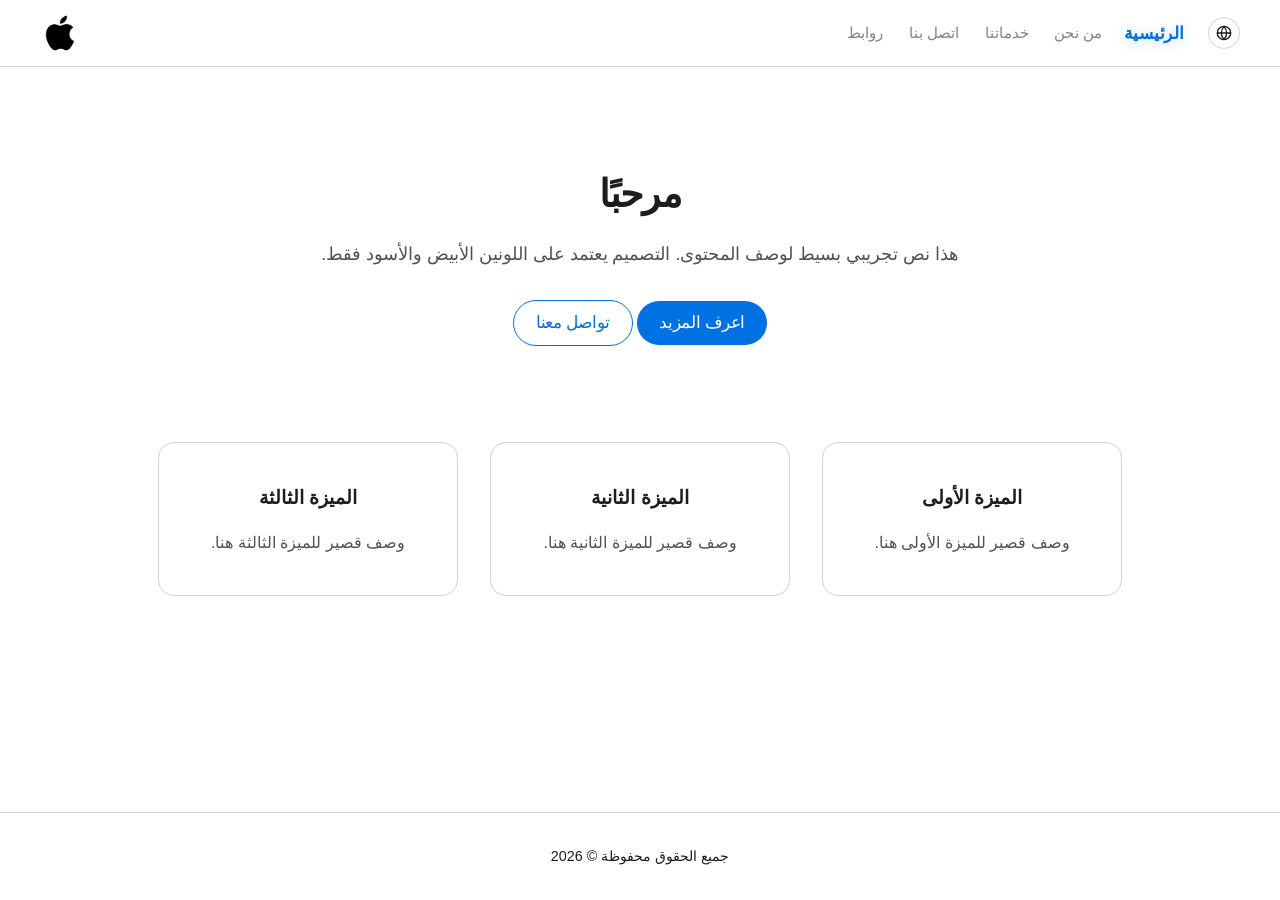
<file: index.html>
<!DOCTYPE html>
<html lang="ar" dir="rtl">
<head>
  <meta charset="UTF-8">
  <meta name="viewport" content="width=device-width, initial-scale=1.0">
  <meta name="description" content="ciwarco - الرئيسية">
  <title>الرئيسية | ciwarco</title>
  <link rel="stylesheet" href="style.css">
</head>
<body>
  <header>
    <nav>
      <a href="home-ar.html" class="logo" id="main-logo">
        <img src="photo.png" alt="ciwarco" class="logo-img">
      </a>
      <ul class="nav-links" id="nav-links">
        <li><a href="home-ar.html" class="active">الرئيسية</a></li>
        <li><a href="about-ar.html">من نحن</a></li>
        <li><a href="services-ar.html">خدماتنا</a></li>
        <li><a href="contact-ar.html">اتصل بنا</a></li>
        <li><a href="links-ar.html">روابط</a></li>
      </ul>
      <div class="nav-right">
        <a href="home-en.html" class="lang-btn" id="lang-btn" title="Switch to English">
          <svg xmlns="http://www.w3.org/2000/svg" width="16" height="16" viewBox="0 0 24 24" fill="none" stroke="currentColor" stroke-width="2" stroke-linecap="round" stroke-linejoin="round">
            <circle cx="12" cy="12" r="10"></circle>
            <line x1="2" y1="12" x2="22" y2="12"></line>
            <path d="M12 2a15.3 15.3 0 0 1 4 10 15.3 15.3 0 0 1-4 10 15.3 15.3 0 0 1-4-10 15.3 15.3 0 0 1 4-10z"></path>
          </svg>
        </a>
        <div class="menu-toggle" id="mobile-menu">
          <span class="bar"></span>
          <span class="bar"></span>
          <span class="bar"></span>
        </div>
      </div>
    </nav>
  </header>
  <main>
    <section class="hero">
      <h1>مرحبًا</h1>
      <p>هذا نص تجريبي بسيط لوصف المحتوى. التصميم يعتمد على اللونين الأبيض والأسود فقط.</p>
      <a href="services-ar.html" class="btn">اعرف المزيد</a>
      <a href="contact-ar.html" class="btn-secondary">تواصل معنا</a>
    </section>
    <section class="features">
      <div class="card">
        <h3>الميزة الأولى</h3>
        <p>وصف قصير للميزة الأولى هنا.</p>
      </div>
      <div class="card">
        <h3>الميزة الثانية</h3>
        <p>وصف قصير للميزة الثانية هنا.</p>
      </div>
      <div class="card">
        <h3>الميزة الثالثة</h3>
        <p>وصف قصير للميزة الثالثة هنا.</p>
      </div>
    </section>
  </main>
  <footer>
    <p>جميع الحقوق محفوظة &copy; 2026</p>
  </footer>
  <script src="script.js" defer></script>
</body>
</html>
</file>
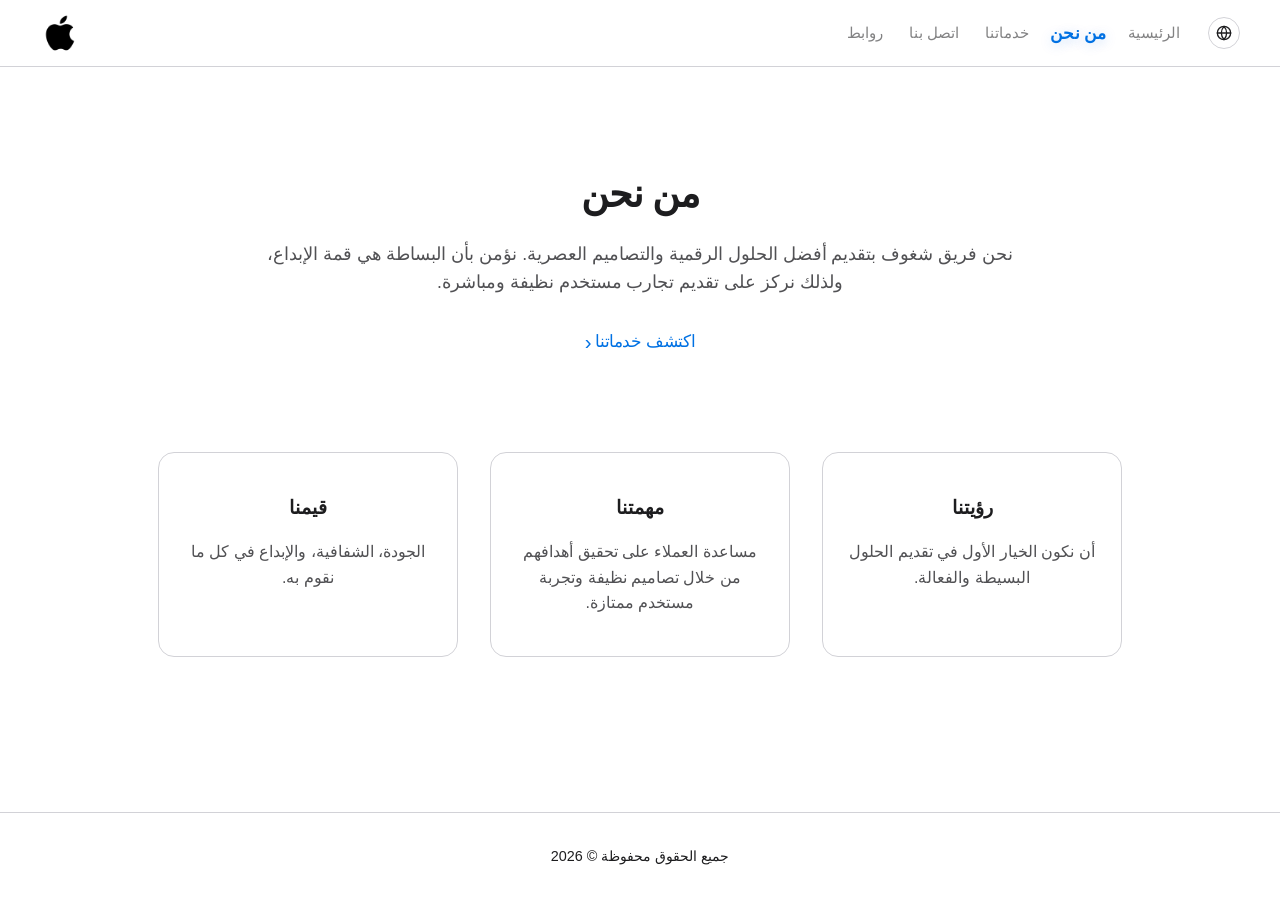
<file: about-ar.html>
<!DOCTYPE html>
<html lang="ar" dir="rtl">
<head>
  <meta charset="UTF-8">
  <meta name="viewport" content="width=device-width, initial-scale=1.0">
  <meta name="description" content="من نحن - ciwarco">
  <title>من نحن | ciwarco</title>
  <link rel="stylesheet" href="style.css">
</head>
<body>
  <header>
    <nav>
      <a href="home-ar.html" class="logo" id="main-logo">
        <img src="photo.png" alt="ciwarco" class="logo-img">
      </a>
      <ul class="nav-links" id="nav-links">
        <li><a href="home-ar.html">الرئيسية</a></li>
        <li><a href="about-ar.html" class="active">من نحن</a></li>
        <li><a href="services-ar.html">خدماتنا</a></li>
        <li><a href="contact-ar.html">اتصل بنا</a></li>
        <li><a href="links-ar.html">روابط</a></li>
      </ul>
      <div class="nav-right">
        <a href="about-en.html" class="lang-btn" id="lang-btn" title="Switch to English">
          <svg xmlns="http://www.w3.org/2000/svg" width="16" height="16" viewBox="0 0 24 24" fill="none" stroke="currentColor" stroke-width="2" stroke-linecap="round" stroke-linejoin="round">
            <circle cx="12" cy="12" r="10"></circle>
            <line x1="2" y1="12" x2="22" y2="12"></line>
            <path d="M12 2a15.3 15.3 0 0 1 4 10 15.3 15.3 0 0 1-4 10 15.3 15.3 0 0 1-4-10 15.3 15.3 0 0 1 4-10z"></path>
          </svg>
        </a>
        <div class="menu-toggle" id="mobile-menu">
          <span class="bar"></span>
          <span class="bar"></span>
          <span class="bar"></span>
        </div>
      </div>
    </nav>
  </header>
  <main>
    <section class="hero">
      <h1>من نحن</h1>
      <p>نحن فريق شغوف بتقديم أفضل الحلول الرقمية والتصاميم العصرية. نؤمن بأن البساطة هي قمة الإبداع، ولذلك نركز على تقديم تجارب مستخدم نظيفة ومباشرة.</p>
      <a href="services-ar.html" class="btn-link">اكتشف خدماتنا</a>
    </section>
    <section class="features">
      <div class="card">
        <h3>رؤيتنا</h3>
        <p>أن نكون الخيار الأول في تقديم الحلول البسيطة والفعالة.</p>
      </div>
      <div class="card">
        <h3>مهمتنا</h3>
        <p>مساعدة العملاء على تحقيق أهدافهم من خلال تصاميم نظيفة وتجربة مستخدم ممتازة.</p>
      </div>
      <div class="card">
        <h3>قيمنا</h3>
        <p>الجودة، الشفافية، والإبداع في كل ما نقوم به.</p>
      </div>
    </section>
  </main>
  <footer>
    <p>جميع الحقوق محفوظة &copy; 2026</p>
  </footer>
  <script src="script.js" defer></script>
</body>
</html>
</file>
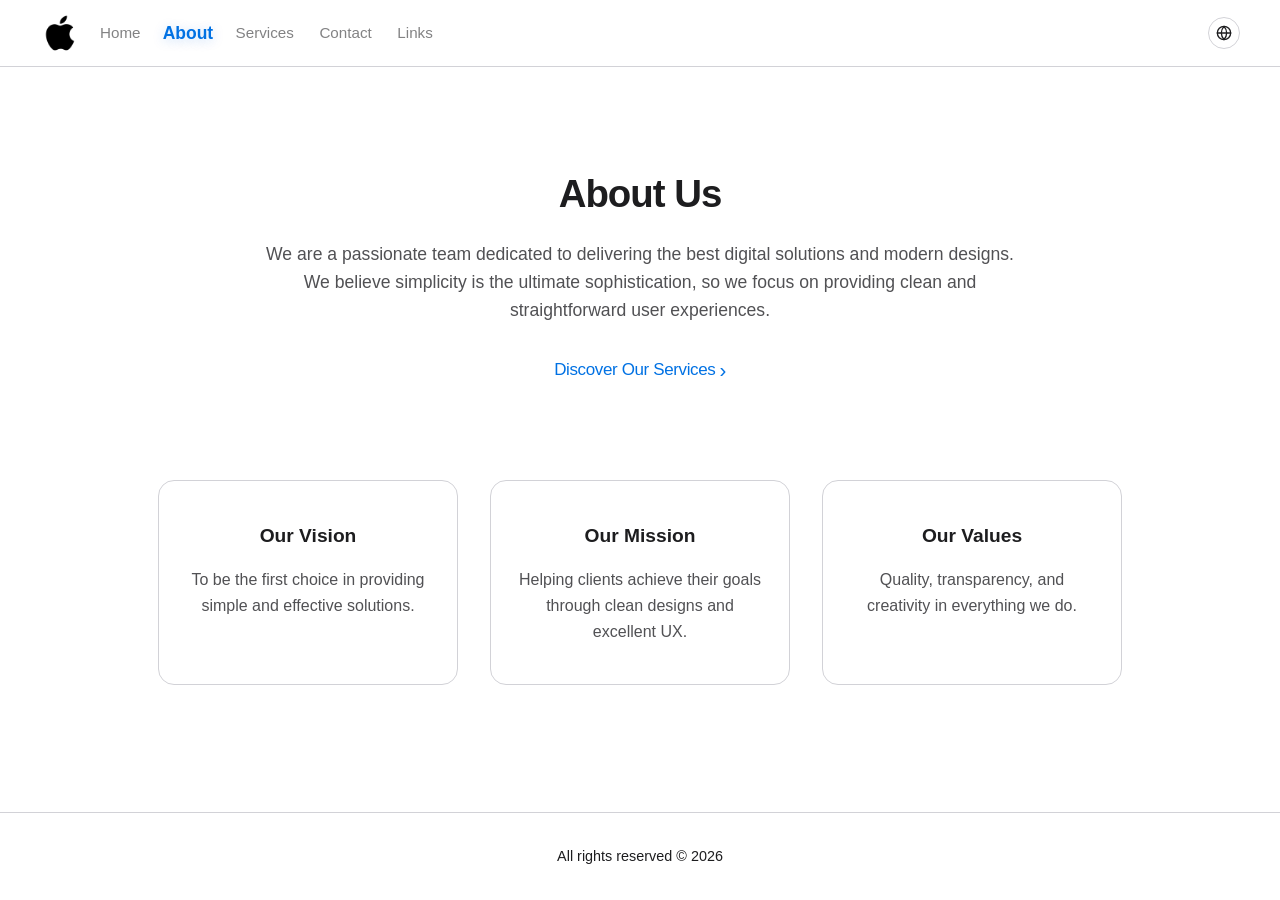
<file: about-en.html>
<!DOCTYPE html>
<html lang="en" dir="ltr">
<head>
  <meta charset="UTF-8">
  <meta name="viewport" content="width=device-width, initial-scale=1.0">
  <meta name="description" content="About Us - ciwarco">
  <title>About | ciwarco</title>
  <link rel="stylesheet" href="style.css">
</head>
<body>
  <header>
    <nav>
      <a href="home-en.html" class="logo" id="main-logo">
        <img src="photo.png" alt="ciwarco" class="logo-img">
      </a>
      <ul class="nav-links" id="nav-links">
        <li><a href="home-en.html">Home</a></li>
        <li><a href="about-en.html" class="active">About</a></li>
        <li><a href="services-en.html">Services</a></li>
        <li><a href="contact-en.html">Contact</a></li>
        <li><a href="links-en.html">Links</a></li>
      </ul>
      <div class="nav-right">
        <a href="about-ar.html" class="lang-btn" id="lang-btn" title="التبديل إلى العربية">
          <svg xmlns="http://www.w3.org/2000/svg" width="16" height="16" viewBox="0 0 24 24" fill="none" stroke="currentColor" stroke-width="2" stroke-linecap="round" stroke-linejoin="round">
            <circle cx="12" cy="12" r="10"></circle>
            <line x1="2" y1="12" x2="22" y2="12"></line>
            <path d="M12 2a15.3 15.3 0 0 1 4 10 15.3 15.3 0 0 1-4 10 15.3 15.3 0 0 1-4-10 15.3 15.3 0 0 1 4-10z"></path>
          </svg>
        </a>
        <div class="menu-toggle" id="mobile-menu">
          <span class="bar"></span>
          <span class="bar"></span>
          <span class="bar"></span>
        </div>
      </div>
    </nav>
  </header>
  <main>
    <section class="hero">
      <h1>About Us</h1>
      <p>We are a passionate team dedicated to delivering the best digital solutions and modern designs. We believe simplicity is the ultimate sophistication, so we focus on providing clean and straightforward user experiences.</p>
      <a href="services-en.html" class="btn-link">Discover Our Services</a>
    </section>
    <section class="features">
      <div class="card">
        <h3>Our Vision</h3>
        <p>To be the first choice in providing simple and effective solutions.</p>
      </div>
      <div class="card">
        <h3>Our Mission</h3>
        <p>Helping clients achieve their goals through clean designs and excellent UX.</p>
      </div>
      <div class="card">
        <h3>Our Values</h3>
        <p>Quality, transparency, and creativity in everything we do.</p>
      </div>
    </section>
  </main>
  <footer>
    <p>All rights reserved &copy; 2026</p>
  </footer>
  <script src="script.js" defer></script>
</body>
</html>
</file>
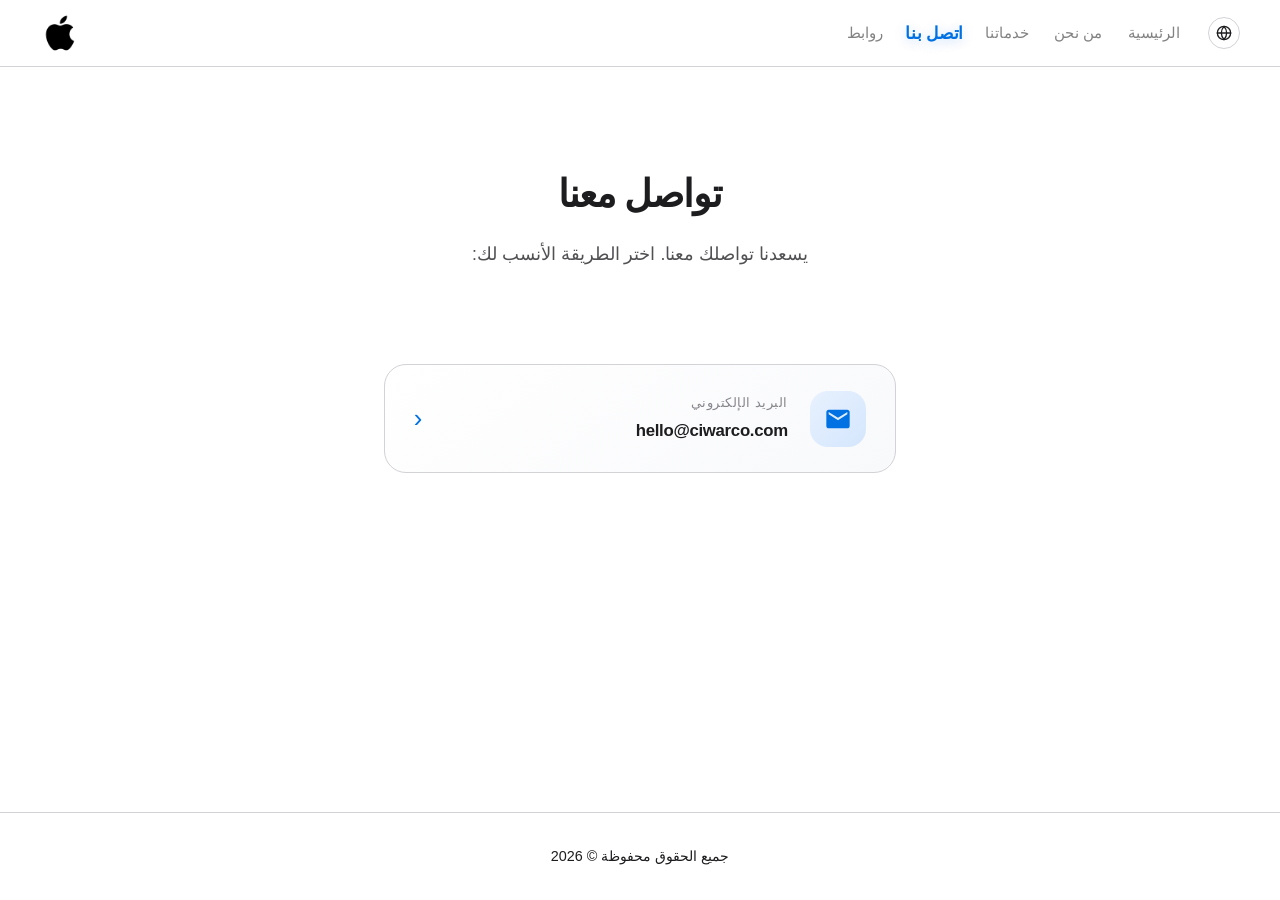
<file: contact-ar.html>
<!DOCTYPE html>
<html lang="ar" dir="rtl">
<head>
  <meta charset="UTF-8">
  <meta name="viewport" content="width=device-width, initial-scale=1.0">
  <meta name="description" content="تواصل معنا - ciwarco">
  <title>تواصل | ciwarco</title>
  <link rel="stylesheet" href="style.css">
</head>
<body>
  <header>
    <nav>
      <a href="home-ar.html" class="logo" id="main-logo">
        <img src="photo.png" alt="ciwarco" class="logo-img">
      </a>
      <ul class="nav-links" id="nav-links">
        <li><a href="home-ar.html">الرئيسية</a></li>
        <li><a href="about-ar.html">من نحن</a></li>
        <li><a href="services-ar.html">خدماتنا</a></li>
        <li><a href="contact-ar.html" class="active">اتصل بنا</a></li>
        <li><a href="links-ar.html">روابط</a></li>
      </ul>
      <div class="nav-right">
        <a href="contact-en.html" class="lang-btn" id="lang-btn" title="Switch to English">
          <svg xmlns="http://www.w3.org/2000/svg" width="16" height="16" viewBox="0 0 24 24" fill="none" stroke="currentColor" stroke-width="2" stroke-linecap="round" stroke-linejoin="round">
            <circle cx="12" cy="12" r="10"></circle>
            <line x1="2" y1="12" x2="22" y2="12"></line>
            <path d="M12 2a15.3 15.3 0 0 1 4 10 15.3 15.3 0 0 1-4 10 15.3 15.3 0 0 1-4-10 15.3 15.3 0 0 1 4-10z"></path>
          </svg>
        </a>
        <div class="menu-toggle" id="mobile-menu">
          <span class="bar"></span>
          <span class="bar"></span>
          <span class="bar"></span>
        </div>
      </div>
    </nav>
  </header>
  <main>
    <section class="hero">
      <h1>تواصل معنا</h1>
      <p>يسعدنا تواصلك معنا. اختر الطريقة الأنسب لك:</p>
    </section>
    <section class="contact-section">
      <a href="mailto:hello@ciwarco.com" class="contact-card">
        <span class="card-icon">
          <svg xmlns="http://www.w3.org/2000/svg" viewBox="0 0 24 24">
            <path d="M20 4H4c-1.1 0-1.99.9-1.99 2L2 18c0 1.1.9 2 2 2h16c1.1 0 2-.9 2-2V6c0-1.1-.9-2-2-2zm0 4l-8 5-8-5V6l8 5 8-5v2z"/>
          </svg>
        </span>
        <span class="card-text">
          <span class="card-label">البريد الإلكتروني</span>
          <span class="card-value">hello@ciwarco.com</span>
        </span>
        <span class="card-arrow">‹</span>
      </a>
    </section>
  </main>
  <footer>
    <p>جميع الحقوق محفوظة &copy; 2026</p>
  </footer>
  <script src="script.js" defer></script>
</body>
</html>
</file>
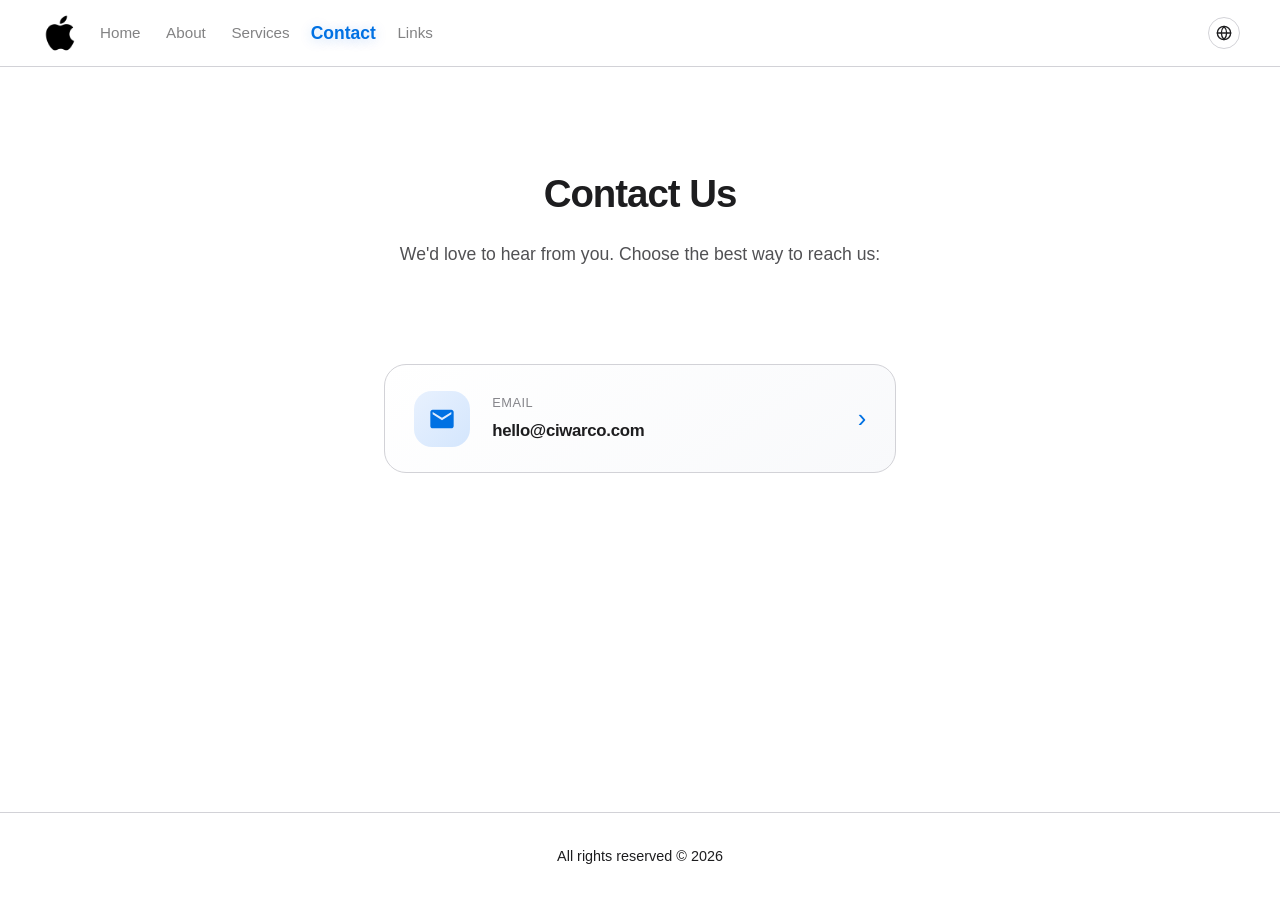
<file: contact-en.html>
<!DOCTYPE html>
<html lang="en" dir="ltr">
<head>
  <meta charset="UTF-8">
  <meta name="viewport" content="width=device-width, initial-scale=1.0">
  <meta name="description" content="Contact Us - ciwarco">
  <title>Contact | ciwarco</title>
  <link rel="stylesheet" href="style.css">
</head>
<body>
  <header>
    <nav>
      <a href="home-en.html" class="logo" id="main-logo">
        <img src="photo.png" alt="ciwarco" class="logo-img">
      </a>
      <ul class="nav-links" id="nav-links">
        <li><a href="home-en.html">Home</a></li>
        <li><a href="about-en.html">About</a></li>
        <li><a href="services-en.html">Services</a></li>
        <li><a href="contact-en.html" class="active">Contact</a></li>
        <li><a href="links-en.html">Links</a></li>
      </ul>
      <div class="nav-right">
        <a href="contact-ar.html" class="lang-btn" id="lang-btn" title="التبديل إلى العربية">
          <svg xmlns="http://www.w3.org/2000/svg" width="16" height="16" viewBox="0 0 24 24" fill="none" stroke="currentColor" stroke-width="2" stroke-linecap="round" stroke-linejoin="round">
            <circle cx="12" cy="12" r="10"></circle>
            <line x1="2" y1="12" x2="22" y2="12"></line>
            <path d="M12 2a15.3 15.3 0 0 1 4 10 15.3 15.3 0 0 1-4 10 15.3 15.3 0 0 1-4-10 15.3 15.3 0 0 1 4-10z"></path>
          </svg>
        </a>
        <div class="menu-toggle" id="mobile-menu">
          <span class="bar"></span>
          <span class="bar"></span>
          <span class="bar"></span>
        </div>
      </div>
    </nav>
  </header>
  <main>
    <section class="hero">
      <h1>Contact Us</h1>
      <p>We'd love to hear from you. Choose the best way to reach us:</p>
    </section>
    <section class="contact-section">
      <a href="mailto:hello@ciwarco.com" class="contact-card">
        <span class="card-icon">
          <svg xmlns="http://www.w3.org/2000/svg" viewBox="0 0 24 24">
            <path d="M20 4H4c-1.1 0-1.99.9-1.99 2L2 18c0 1.1.9 2 2 2h16c1.1 0 2-.9 2-2V6c0-1.1-.9-2-2-2zm0 4l-8 5-8-5V6l8 5 8-5v2z"/>
          </svg>
        </span>
        <span class="card-text">
          <span class="card-label">Email</span>
          <span class="card-value">hello@ciwarco.com</span>
        </span>
        <span class="card-arrow">›</span>
      </a>
    </section>
  </main>
  <footer>
    <p>All rights reserved &copy; 2026</p>
  </footer>
  <script src="script.js" defer></script>
</body>
</html>
</file>
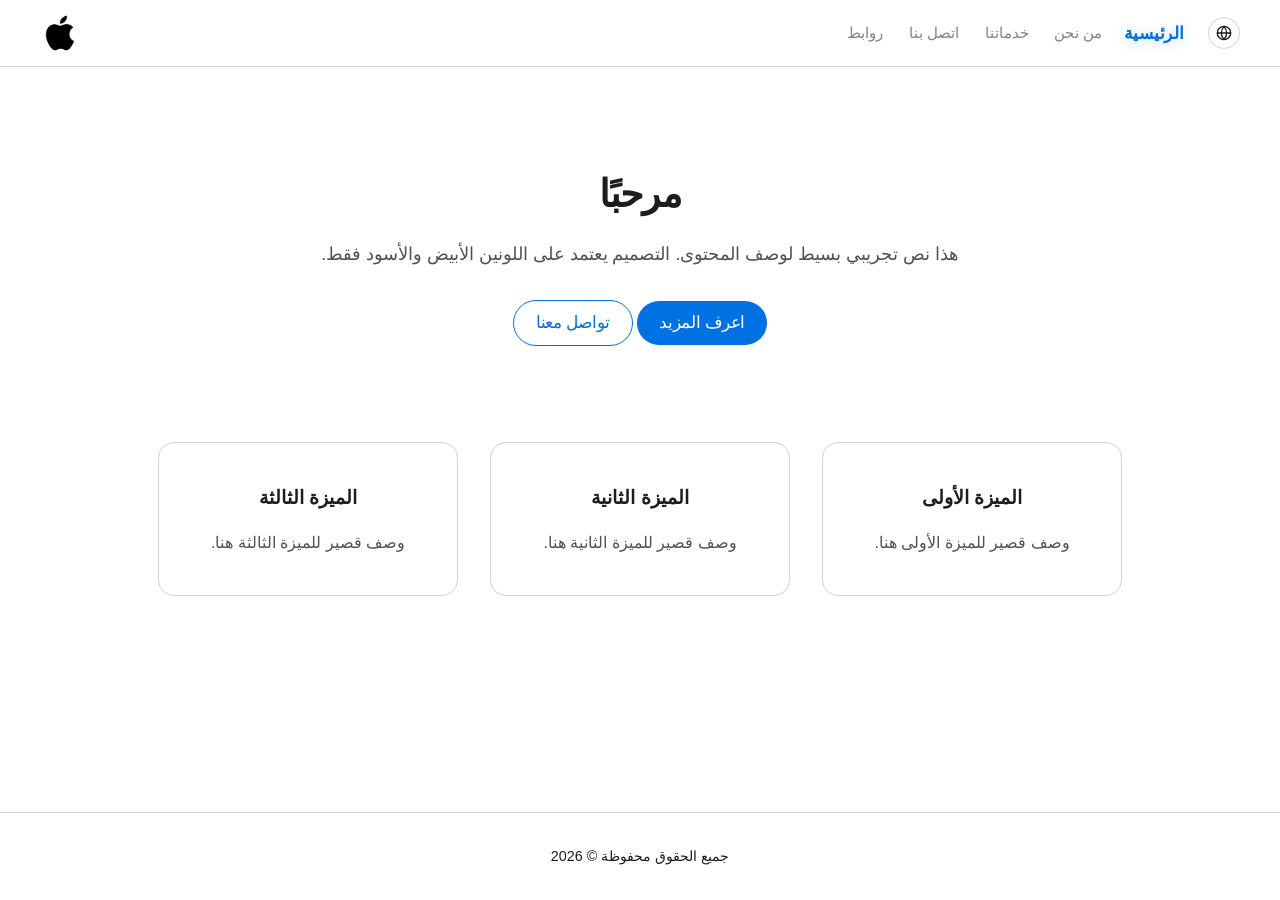
<file: home-ar.html>
<!DOCTYPE html>
<html lang="ar" dir="rtl">
<head>
  <meta charset="UTF-8">
  <meta name="viewport" content="width=device-width, initial-scale=1.0">
  <meta name="description" content="ciwarco - الرئيسية">
  <title>الرئيسية | ciwarco</title>
  <link rel="stylesheet" href="style.css">
</head>
<body>
  <header>
    <nav>
      <a href="home-ar.html" class="logo" id="main-logo">
        <img src="photo.png" alt="ciwarco" class="logo-img">
      </a>
      <ul class="nav-links" id="nav-links">
        <li><a href="home-ar.html" class="active">الرئيسية</a></li>
        <li><a href="about-ar.html">من نحن</a></li>
        <li><a href="services-ar.html">خدماتنا</a></li>
        <li><a href="contact-ar.html">اتصل بنا</a></li>
        <li><a href="links-ar.html">روابط</a></li>
      </ul>
      <div class="nav-right">
        <a href="home-en.html" class="lang-btn" id="lang-btn" title="Switch to English">
          <svg xmlns="http://www.w3.org/2000/svg" width="16" height="16" viewBox="0 0 24 24" fill="none" stroke="currentColor" stroke-width="2" stroke-linecap="round" stroke-linejoin="round">
            <circle cx="12" cy="12" r="10"></circle>
            <line x1="2" y1="12" x2="22" y2="12"></line>
            <path d="M12 2a15.3 15.3 0 0 1 4 10 15.3 15.3 0 0 1-4 10 15.3 15.3 0 0 1-4-10 15.3 15.3 0 0 1 4-10z"></path>
          </svg>
        </a>
        <div class="menu-toggle" id="mobile-menu">
          <span class="bar"></span>
          <span class="bar"></span>
          <span class="bar"></span>
        </div>
      </div>
    </nav>
  </header>
  <main>
    <section class="hero">
      <h1>مرحبًا</h1>
      <p>هذا نص تجريبي بسيط لوصف المحتوى. التصميم يعتمد على اللونين الأبيض والأسود فقط.</p>
      <a href="services-ar.html" class="btn">اعرف المزيد</a>
      <a href="contact-ar.html" class="btn-secondary">تواصل معنا</a>
    </section>
    <section class="features">
      <div class="card">
        <h3>الميزة الأولى</h3>
        <p>وصف قصير للميزة الأولى هنا.</p>
      </div>
      <div class="card">
        <h3>الميزة الثانية</h3>
        <p>وصف قصير للميزة الثانية هنا.</p>
      </div>
      <div class="card">
        <h3>الميزة الثالثة</h3>
        <p>وصف قصير للميزة الثالثة هنا.</p>
      </div>
    </section>
  </main>
  <footer>
    <p>جميع الحقوق محفوظة &copy; 2026</p>
  </footer>
  <script src="script.js" defer></script>
</body>
</html>
</file>
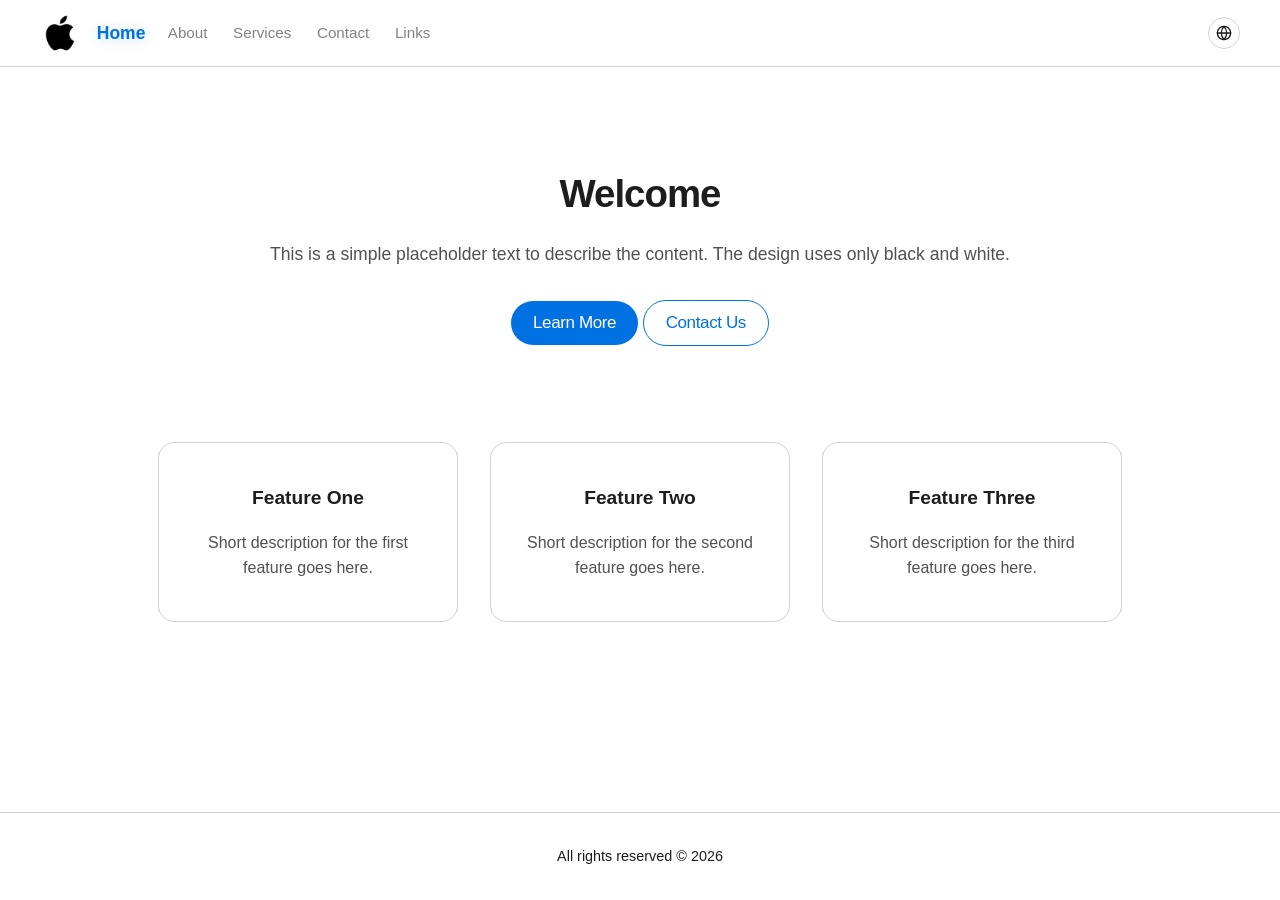
<file: home-en.html>
<!DOCTYPE html>
<html lang="en" dir="ltr">
<head>
  <meta charset="UTF-8">
  <meta name="viewport" content="width=device-width, initial-scale=1.0">
  <meta name="description" content="ciwarco - Home">
  <title>Home | ciwarco</title>
  <link rel="stylesheet" href="style.css">
</head>
<body>
  <header>
    <nav>
      <a href="home-en.html" class="logo" id="main-logo">
        <img src="photo.png" alt="ciwarco" class="logo-img">
      </a>
      <ul class="nav-links" id="nav-links">
        <li><a href="home-en.html" class="active">Home</a></li>
        <li><a href="about-en.html">About</a></li>
        <li><a href="services-en.html">Services</a></li>
        <li><a href="contact-en.html">Contact</a></li>
        <li><a href="links-en.html">Links</a></li>
      </ul>
      <div class="nav-right">
        <a href="home-ar.html" class="lang-btn" id="lang-btn" title="التبديل إلى العربية">
          <svg xmlns="http://www.w3.org/2000/svg" width="16" height="16" viewBox="0 0 24 24" fill="none" stroke="currentColor" stroke-width="2" stroke-linecap="round" stroke-linejoin="round">
            <circle cx="12" cy="12" r="10"></circle>
            <line x1="2" y1="12" x2="22" y2="12"></line>
            <path d="M12 2a15.3 15.3 0 0 1 4 10 15.3 15.3 0 0 1-4 10 15.3 15.3 0 0 1-4-10 15.3 15.3 0 0 1 4-10z"></path>
          </svg>
        </a>
        <div class="menu-toggle" id="mobile-menu">
          <span class="bar"></span>
          <span class="bar"></span>
          <span class="bar"></span>
        </div>
      </div>
    </nav>
  </header>
  <main>
    <section class="hero">
      <h1>Welcome</h1>
      <p>This is a simple placeholder text to describe the content. The design uses only black and white.</p>
      <a href="services-en.html" class="btn">Learn More</a>
      <a href="contact-en.html" class="btn-secondary">Contact Us</a>
    </section>
    <section class="features">
      <div class="card">
        <h3>Feature One</h3>
        <p>Short description for the first feature goes here.</p>
      </div>
      <div class="card">
        <h3>Feature Two</h3>
        <p>Short description for the second feature goes here.</p>
      </div>
      <div class="card">
        <h3>Feature Three</h3>
        <p>Short description for the third feature goes here.</p>
      </div>
    </section>
  </main>
  <footer>
    <p>All rights reserved &copy; 2026</p>
  </footer>
  <script src="script.js" defer></script>
</body>
</html>
</file>
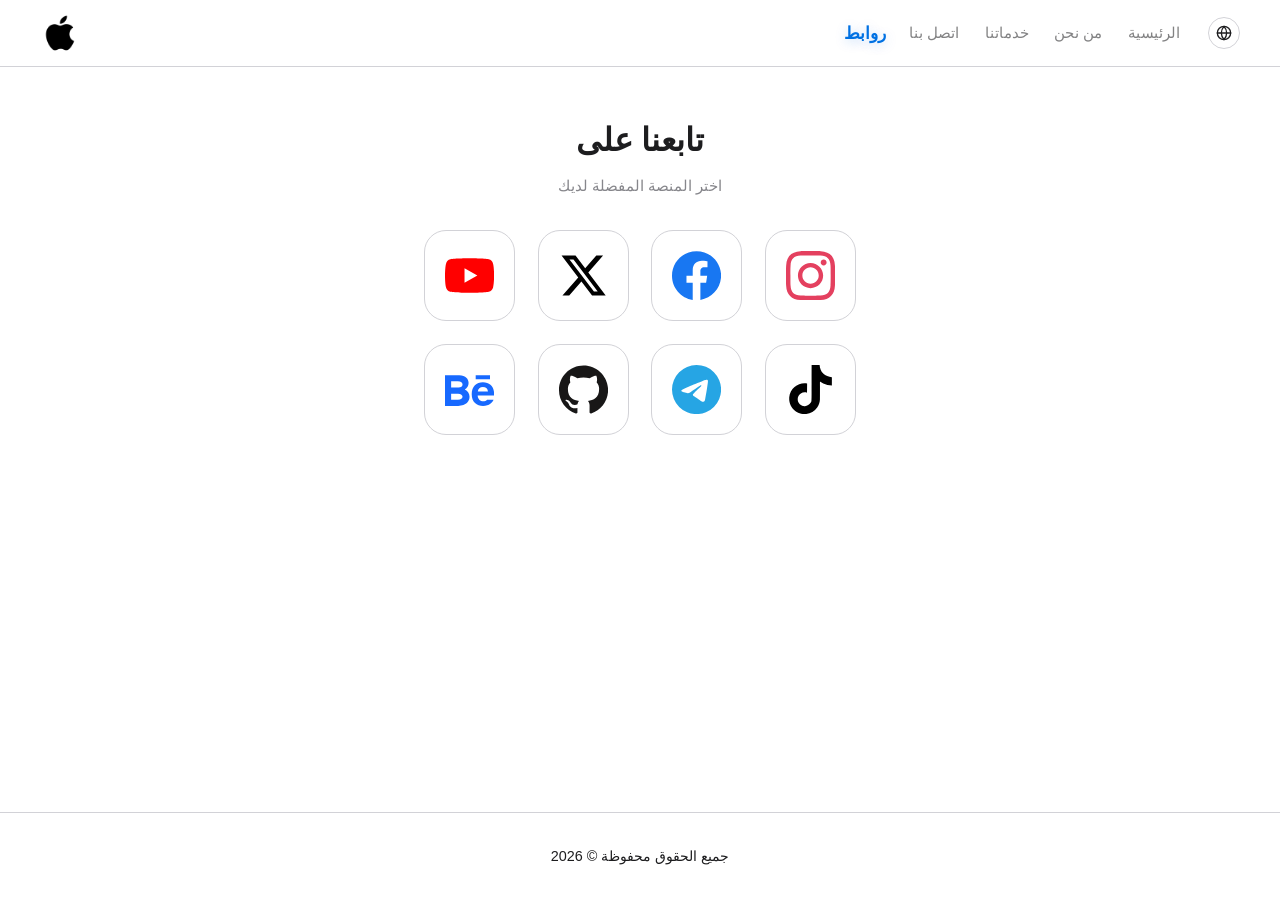
<file: links-ar.html>
<!DOCTYPE html>
<html lang="ar" dir="rtl">
<head>
  <meta charset="UTF-8">
  <meta name="viewport" content="width=device-width, initial-scale=1.0">
  <meta name="description" content="روابط التواصل - ciwarco">
  <title>روابط | ciwarco</title>
  <link rel="stylesheet" href="style.css">
</head>
<body>
  <header>
    <nav>
      <a href="home-ar.html" class="logo" id="main-logo">
        <img src="photo.png" alt="ciwarco" class="logo-img">
      </a>
      <ul class="nav-links" id="nav-links">
        <li><a href="home-ar.html">الرئيسية</a></li>
        <li><a href="about-ar.html">من نحن</a></li>
        <li><a href="services-ar.html">خدماتنا</a></li>
        <li><a href="contact-ar.html">اتصل بنا</a></li>
        <li><a href="links-ar.html" class="active">روابط</a></li>
      </ul>
      <div class="nav-right">
        <a href="links-en.html" class="lang-btn" id="lang-btn" title="Switch to English">
          <svg xmlns="http://www.w3.org/2000/svg" width="16" height="16" viewBox="0 0 24 24" fill="none" stroke="currentColor" stroke-width="2" stroke-linecap="round" stroke-linejoin="round">
            <circle cx="12" cy="12" r="10"></circle>
            <line x1="2" y1="12" x2="22" y2="12"></line>
            <path d="M12 2a15.3 15.3 0 0 1 4 10 15.3 15.3 0 0 1-4 10 15.3 15.3 0 0 1-4-10 15.3 15.3 0 0 1 4-10z"></path>
          </svg>
        </a>
        <div class="menu-toggle" id="mobile-menu">
          <span class="bar"></span>
          <span class="bar"></span>
          <span class="bar"></span>
        </div>
      </div>
    </nav>
  </header>
  <main>
    <h1 class="links-title">تابعنا على</h1>
    <p class="links-subtitle">اختر المنصة المفضلة لديك</p>
    <section class="links-grid">
      <a href="https://instagram.com/ciwarco" target="_blank" rel="noopener noreferrer" class="link-icon-card" title="Instagram" aria-label="Instagram">
        <svg xmlns="http://www.w3.org/2000/svg" viewBox="0 0 24 24" fill="#E4405F"><path d="M12 2.163c3.204 0 3.584.012 4.85.07 3.252.148 4.771 1.691 4.919 4.919.058 1.265.069 1.645.069 4.849 0 3.205-.012 3.584-.069 4.849-.149 3.225-1.664 4.771-4.919 4.919-1.266.058-1.644.07-4.85.07-3.204 0-3.584-.012-4.849-.07-3.26-.149-4.771-1.699-4.919-4.92-.058-1.265-.07-1.644-.07-4.849 0-3.204.013-3.583.07-4.849.149-3.227 1.664-4.771 4.919-4.919 1.266-.057 1.645-.069 4.849-.069zm0-2.163c-3.259 0-3.667.014-4.947.072-4.358.2-6.78 2.618-6.98 6.98-.059 1.281-.073 1.689-.073 4.948 0 3.259.014 3.668.072 4.948.2 4.358 2.618 6.78 6.98 6.98 1.281.058 1.689.072 4.948.072 3.259 0 3.668-.014 4.948-.072 4.354-.2 6.782-2.618 6.979-6.98.059-1.28.073-1.689.073-4.948 0-3.259-.014-3.667-.072-4.947-.196-4.354-2.617-6.78-6.979-6.98-1.281-.059-1.69-.073-4.949-.073zm0 5.838c-3.403 0-6.162 2.759-6.162 6.162s2.759 6.163 6.162 6.163 6.162-2.759 6.162-6.163c0-3.403-2.759-6.162-6.162-6.162zm0 10.162c-2.209 0-4-1.79-4-4 0-2.209 1.791-4 4-4s4 1.791 4 4c0 2.21-1.791 4-4 4zm6.406-11.845c-.796 0-1.441.645-1.441 1.44s.645 1.44 1.441 1.44c.795 0 1.439-.645 1.439-1.44s-.644-1.44-1.439-1.44z"/></svg>
      </a>
      <a href="https://facebook.com/ciwarco" target="_blank" rel="noopener noreferrer" class="link-icon-card" title="Facebook" aria-label="Facebook">
        <svg xmlns="http://www.w3.org/2000/svg" viewBox="0 0 24 24" fill="#1877F2"><path d="M24 12.073c0-6.627-5.373-12-12-12s-12 5.373-12 12c0 5.99 4.388 10.954 10.125 11.854v-8.385H7.078v-3.47h3.047V9.43c0-3.007 1.792-4.669 4.533-4.669 1.312 0 2.686.235 2.686.235v2.953H15.83c-1.491 0-1.956.925-1.956 1.874v2.25h3.328l-.532 3.47h-2.796v8.385C19.612 23.027 24 18.062 24 12.073z"/></svg>
      </a>
      <a href="https://x.com/ciwarco" target="_blank" rel="noopener noreferrer" class="link-icon-card" title="X" aria-label="X">
        <svg xmlns="http://www.w3.org/2000/svg" viewBox="0 0 24 24" fill="#000000"><path d="M18.244 2.25h3.308l-7.227 8.26 8.502 11.24H16.17l-5.214-6.817L4.99 21.75H1.68l7.73-8.835L1.254 2.25H8.08l4.713 6.231zm-1.161 17.52h1.833L7.084 4.126H5.117z"/></svg>
      </a>
      <a href="https://youtube.com/@ciwarco" target="_blank" rel="noopener noreferrer" class="link-icon-card" title="YouTube" aria-label="YouTube">
        <svg xmlns="http://www.w3.org/2000/svg" viewBox="0 0 24 24" fill="#FF0000"><path d="M23.498 6.186a3.016 3.016 0 0 0-2.122-2.136C19.505 3.545 12 3.545 12 3.545s-7.505 0-9.377.505A3.017 3.017 0 0 0 .502 6.186C0 8.07 0 12 0 12s0 3.93.502 5.814a3.016 3.016 0 0 0 2.122 2.136c1.871.505 9.376.505 9.376.505s7.505 0 9.377-.505a3.015 3.015 0 0 0 2.122-2.136C24 15.93 24 12 24 12s0-3.93-.502-5.814zM9.545 15.568V8.432L15.818 12l-6.273 3.568z"/></svg>
      </a>
      <a href="https://tiktok.com/@ciwarco" target="_blank" rel="noopener noreferrer" class="link-icon-card" title="TikTok" aria-label="TikTok">
        <svg xmlns="http://www.w3.org/2000/svg" viewBox="0 0 24 24" fill="#000000"><path d="M12.525.02c1.31-.02 2.61-.01 3.91-.02.08 1.53.63 3.09 1.75 4.17 1.12 1.11 2.7 1.62 4.24 1.79v4.03c-1.44-.05-2.89-.35-4.2-.97-.57-.26-1.1-.59-1.62-.93-.01 2.92.01 5.84-.02 8.75-.08 1.4-.54 2.79-1.35 3.94-1.31 1.92-3.58 3.17-5.91 3.21-1.43.08-2.86-.31-4.08-1.03-2.02-1.19-3.44-3.37-3.65-5.71-.02-.5-.03-1-.01-1.49.18-1.9 1.12-3.72 2.58-4.96 1.66-1.44 3.98-2.13 6.15-1.72.02 1.48-.04 2.96-.04 4.44-.99-.32-2.15-.23-3.02.37-.63.41-1.11 1.04-1.36 1.75-.21.51-.15 1.07-.14 1.61.24 1.64 1.82 3.02 3.5 2.87 1.12-.01 2.19-.66 2.77-1.61.19-.33.4-.67.41-1.06.1-1.79.06-3.57.07-5.36.01-4.03-.01-8.05.02-12.07z"/></svg>
      </a>
      <a href="https://t.me/ciwarco" target="_blank" rel="noopener noreferrer" class="link-icon-card" title="Telegram" aria-label="Telegram">
        <svg xmlns="http://www.w3.org/2000/svg" viewBox="0 0 24 24" fill="#26A5E4"><path d="M11.944 0A12 12 0 0 0 0 12a12 12 0 0 0 12 12 12 12 0 0 0 12-12A12 12 0 0 0 12 0a12 12 0 0 0-.056 0zm4.962 7.224c.1-.002.321.023.465.14a.506.506 0 0 1 .171.325c.016.093.036.306.02.472-.18 1.898-.962 6.502-1.36 8.627-.168.9-.499 1.201-.82 1.23-.696.065-1.225-.46-1.9-.902-1.056-.693-1.653-1.124-2.678-1.8-1.185-.78-.417-1.21.258-1.91.177-.184 3.247-2.977 3.307-3.23.007-.032.014-.15-.056-.212s-.174-.041-.249-.024c-.106.024-1.793 1.14-5.061 3.345-.48.33-.913.49-1.302.48-.428-.008-1.252-.241-1.865-.44-.752-.245-1.349-.374-1.297-.789.027-.216.325-.437.893-.663 3.498-1.524 5.83-2.529 6.998-3.014 3.332-1.386 4.025-1.627 4.476-1.635z"/></svg>
      </a>
      <a href="https://github.com/ciwarco" target="_blank" rel="noopener noreferrer" class="link-icon-card" title="GitHub" aria-label="GitHub">
        <svg xmlns="http://www.w3.org/2000/svg" viewBox="0 0 24 24" fill="#181717"><path d="M12 .297c-6.63 0-12 5.373-12 12 0 5.303 3.438 9.8 8.205 11.385.6.113.82-.258.82-.577 0-.285-.01-1.04-.015-2.04-3.338.724-4.042-1.61-4.042-1.61C4.422 18.07 3.633 17.7 3.633 17.7c-1.087-.744.084-.729.084-.729 1.205.084 1.838 1.236 1.838 1.236 1.07 1.835 2.809 1.305 3.495.998.108-.776.417-1.305.76-1.605-2.665-.3-5.466-1.332-5.466-5.93 0-1.31.465-2.38 1.235-3.22-.135-.303-.54-1.523.105-3.176 0 0 1.005-.322 3.3 1.23.96-.267 1.98-.399 3-.405 1.02.006 2.04.138 3 .405 2.28-1.552 3.285-1.23 3.285-1.23.645 1.653.24 2.873.12 3.176.765.84 1.23 1.91 1.23 3.22 0 4.61-2.805 5.625-5.475 5.92.42.36.81 1.096.81 2.22 0 1.606-.015 2.896-.015 3.286 0 .315.21.69.825.57C20.565 22.092 24 17.592 24 12.297c0-6.627-5.373-12-12-12"/></svg>
      </a>
      <a href="https://behance.net/ciwarco" target="_blank" rel="noopener noreferrer" class="link-icon-card" title="Behance" aria-label="Behance">
        <svg xmlns="http://www.w3.org/2000/svg" viewBox="0 0 24 24" fill="#1769FF"><path d="M22 7h-7V5h7v2zm1.726 10c-.442 1.297-2.029 3-5.101 3-3.074 0-5.564-1.729-5.564-5.675 0-3.91 2.325-5.92 5.466-5.92 3.082 0 4.964 1.782 5.375 4.426.078.506.109 1.188.095 2.14H15.97c.13 3.211 3.483 3.312 4.588 2.029h3.168zm-7.686-4h4.965c-.105-1.547-1.136-2.219-2.477-2.219-1.466 0-2.277.768-2.488 2.219zm-9.574 6.988H0V5.021h6.953c5.476.081 5.58 5.444 2.72 6.906 3.461 1.26 3.577 8.061-3.207 8.061zM3 11h3.584c2.508 0 2.906-3-.312-3H3v3zm3.391 3H3v3.016h3.341c3.055 0 2.868-3.016.05-3.016z"/></svg>
      </a>
    </section>
  </main>
  <footer>
    <p>جميع الحقوق محفوظة &copy; 2026</p>
  </footer>
  <script src="script.js" defer></script>
</body>
</html>
</file>
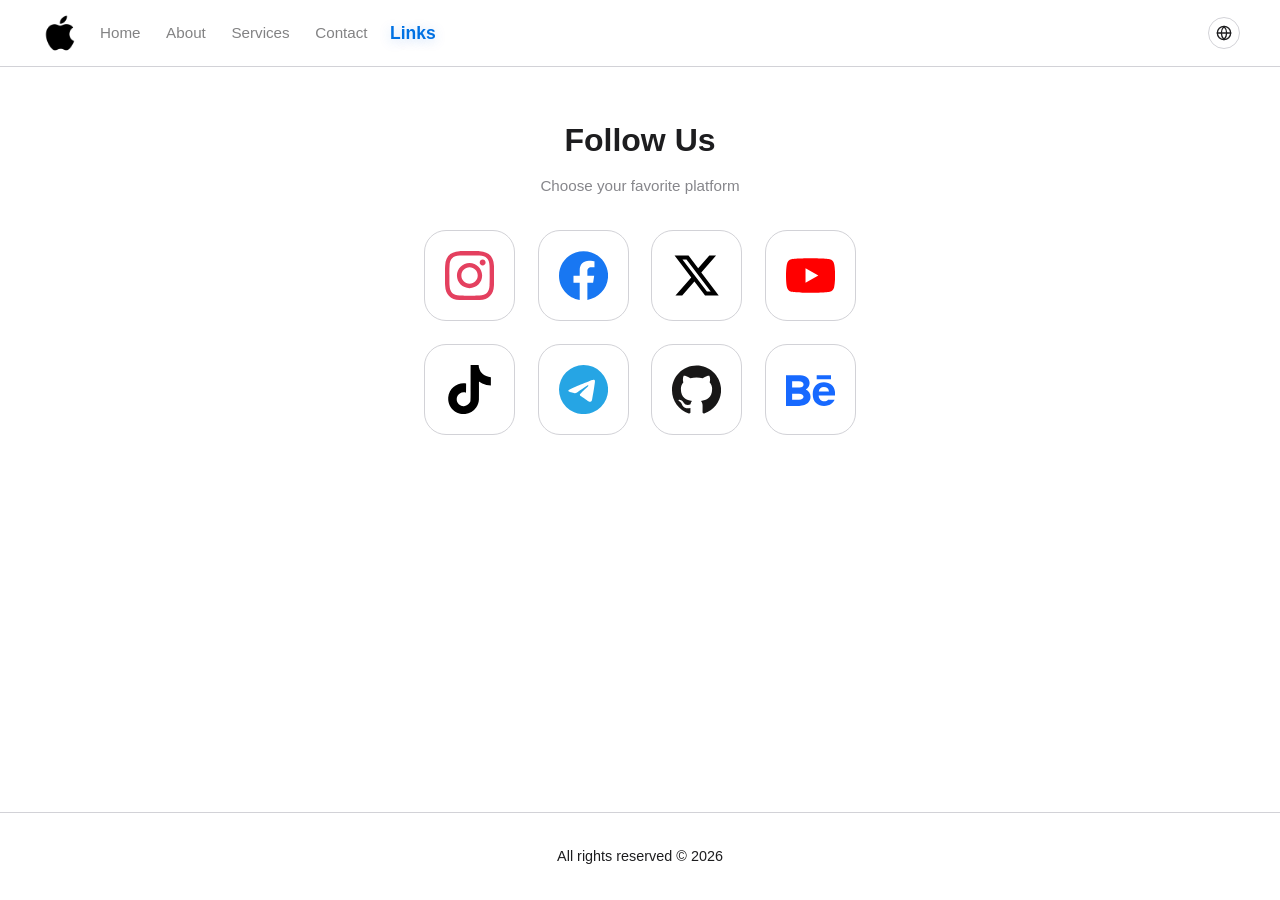
<file: links-en.html>
<!DOCTYPE html>
<html lang="en" dir="ltr">
<head>
  <meta charset="UTF-8">
  <meta name="viewport" content="width=device-width, initial-scale=1.0">
  <meta name="description" content="Social Links - ciwarco">
  <title>Links | ciwarco</title>
  <link rel="stylesheet" href="style.css">
</head>
<body>
  <header>
    <nav>
      <a href="home-en.html" class="logo" id="main-logo">
        <img src="photo.png" alt="ciwarco" class="logo-img">
      </a>
      <ul class="nav-links" id="nav-links">
        <li><a href="home-en.html">Home</a></li>
        <li><a href="about-en.html">About</a></li>
        <li><a href="services-en.html">Services</a></li>
        <li><a href="contact-en.html">Contact</a></li>
        <li><a href="links-en.html" class="active">Links</a></li>
      </ul>
      <div class="nav-right">
        <a href="links-ar.html" class="lang-btn" id="lang-btn" title="التبديل إلى العربية">
          <svg xmlns="http://www.w3.org/2000/svg" width="16" height="16" viewBox="0 0 24 24" fill="none" stroke="currentColor" stroke-width="2" stroke-linecap="round" stroke-linejoin="round">
            <circle cx="12" cy="12" r="10"></circle>
            <line x1="2" y1="12" x2="22" y2="12"></line>
            <path d="M12 2a15.3 15.3 0 0 1 4 10 15.3 15.3 0 0 1-4 10 15.3 15.3 0 0 1-4-10 15.3 15.3 0 0 1 4-10z"></path>
          </svg>
        </a>
        <div class="menu-toggle" id="mobile-menu">
          <span class="bar"></span>
          <span class="bar"></span>
          <span class="bar"></span>
        </div>
      </div>
    </nav>
  </header>
  <main>
    <h1 class="links-title">Follow Us</h1>
    <p class="links-subtitle">Choose your favorite platform</p>
    <section class="links-grid">
      <a href="https://instagram.com/ciwarco" target="_blank" rel="noopener noreferrer" class="link-icon-card" title="Instagram" aria-label="Instagram">
        <svg xmlns="http://www.w3.org/2000/svg" viewBox="0 0 24 24" fill="#E4405F"><path d="M12 2.163c3.204 0 3.584.012 4.85.07 3.252.148 4.771 1.691 4.919 4.919.058 1.265.069 1.645.069 4.849 0 3.205-.012 3.584-.069 4.849-.149 3.225-1.664 4.771-4.919 4.919-1.266.058-1.644.07-4.85.07-3.204 0-3.584-.012-4.849-.07-3.26-.149-4.771-1.699-4.919-4.92-.058-1.265-.07-1.644-.07-4.849 0-3.204.013-3.583.07-4.849.149-3.227 1.664-4.771 4.919-4.919 1.266-.057 1.645-.069 4.849-.069zm0-2.163c-3.259 0-3.667.014-4.947.072-4.358.2-6.78 2.618-6.98 6.98-.059 1.281-.073 1.689-.073 4.948 0 3.259.014 3.668.072 4.948.2 4.358 2.618 6.78 6.98 6.98 1.281.058 1.689.072 4.948.072 3.259 0 3.668-.014 4.948-.072 4.354-.2 6.782-2.618 6.979-6.98.059-1.28.073-1.689.073-4.948 0-3.259-.014-3.667-.072-4.947-.196-4.354-2.617-6.78-6.979-6.98-1.281-.059-1.69-.073-4.949-.073zm0 5.838c-3.403 0-6.162 2.759-6.162 6.162s2.759 6.163 6.162 6.163 6.162-2.759 6.162-6.163c0-3.403-2.759-6.162-6.162-6.162zm0 10.162c-2.209 0-4-1.79-4-4 0-2.209 1.791-4 4-4s4 1.791 4 4c0 2.21-1.791 4-4 4zm6.406-11.845c-.796 0-1.441.645-1.441 1.44s.645 1.44 1.441 1.44c.795 0 1.439-.645 1.439-1.44s-.644-1.44-1.439-1.44z"/></svg>
      </a>
      <a href="https://facebook.com/ciwarco" target="_blank" rel="noopener noreferrer" class="link-icon-card" title="Facebook" aria-label="Facebook">
        <svg xmlns="http://www.w3.org/2000/svg" viewBox="0 0 24 24" fill="#1877F2"><path d="M24 12.073c0-6.627-5.373-12-12-12s-12 5.373-12 12c0 5.99 4.388 10.954 10.125 11.854v-8.385H7.078v-3.47h3.047V9.43c0-3.007 1.792-4.669 4.533-4.669 1.312 0 2.686.235 2.686.235v2.953H15.83c-1.491 0-1.956.925-1.956 1.874v2.25h3.328l-.532 3.47h-2.796v8.385C19.612 23.027 24 18.062 24 12.073z"/></svg>
      </a>
      <a href="https://x.com/ciwarco" target="_blank" rel="noopener noreferrer" class="link-icon-card" title="X" aria-label="X">
        <svg xmlns="http://www.w3.org/2000/svg" viewBox="0 0 24 24" fill="#000000"><path d="M18.244 2.25h3.308l-7.227 8.26 8.502 11.24H16.17l-5.214-6.817L4.99 21.75H1.68l7.73-8.835L1.254 2.25H8.08l4.713 6.231zm-1.161 17.52h1.833L7.084 4.126H5.117z"/></svg>
      </a>
      <a href="https://youtube.com/@ciwarco" target="_blank" rel="noopener noreferrer" class="link-icon-card" title="YouTube" aria-label="YouTube">
        <svg xmlns="http://www.w3.org/2000/svg" viewBox="0 0 24 24" fill="#FF0000"><path d="M23.498 6.186a3.016 3.016 0 0 0-2.122-2.136C19.505 3.545 12 3.545 12 3.545s-7.505 0-9.377.505A3.017 3.017 0 0 0 .502 6.186C0 8.07 0 12 0 12s0 3.93.502 5.814a3.016 3.016 0 0 0 2.122 2.136c1.871.505 9.376.505 9.376.505s7.505 0 9.377-.505a3.015 3.015 0 0 0 2.122-2.136C24 15.93 24 12 24 12s0-3.93-.502-5.814zM9.545 15.568V8.432L15.818 12l-6.273 3.568z"/></svg>
      </a>
      <a href="https://tiktok.com/@ciwarco" target="_blank" rel="noopener noreferrer" class="link-icon-card" title="TikTok" aria-label="TikTok">
        <svg xmlns="http://www.w3.org/2000/svg" viewBox="0 0 24 24" fill="#000000"><path d="M12.525.02c1.31-.02 2.61-.01 3.91-.02.08 1.53.63 3.09 1.75 4.17 1.12 1.11 2.7 1.62 4.24 1.79v4.03c-1.44-.05-2.89-.35-4.2-.97-.57-.26-1.1-.59-1.62-.93-.01 2.92.01 5.84-.02 8.75-.08 1.4-.54 2.79-1.35 3.94-1.31 1.92-3.58 3.17-5.91 3.21-1.43.08-2.86-.31-4.08-1.03-2.02-1.19-3.44-3.37-3.65-5.71-.02-.5-.03-1-.01-1.49.18-1.9 1.12-3.72 2.58-4.96 1.66-1.44 3.98-2.13 6.15-1.72.02 1.48-.04 2.96-.04 4.44-.99-.32-2.15-.23-3.02.37-.63.41-1.11 1.04-1.36 1.75-.21.51-.15 1.07-.14 1.61.24 1.64 1.82 3.02 3.5 2.87 1.12-.01 2.19-.66 2.77-1.61.19-.33.4-.67.41-1.06.1-1.79.06-3.57.07-5.36.01-4.03-.01-8.05.02-12.07z"/></svg>
      </a>
      <a href="https://t.me/ciwarco" target="_blank" rel="noopener noreferrer" class="link-icon-card" title="Telegram" aria-label="Telegram">
        <svg xmlns="http://www.w3.org/2000/svg" viewBox="0 0 24 24" fill="#26A5E4"><path d="M11.944 0A12 12 0 0 0 0 12a12 12 0 0 0 12 12 12 12 0 0 0 12-12A12 12 0 0 0 12 0a12 12 0 0 0-.056 0zm4.962 7.224c.1-.002.321.023.465.14a.506.506 0 0 1 .171.325c.016.093.036.306.02.472-.18 1.898-.962 6.502-1.36 8.627-.168.9-.499 1.201-.82 1.23-.696.065-1.225-.46-1.9-.902-1.056-.693-1.653-1.124-2.678-1.8-1.185-.78-.417-1.21.258-1.91.177-.184 3.247-2.977 3.307-3.23.007-.032.014-.15-.056-.212s-.174-.041-.249-.024c-.106.024-1.793 1.14-5.061 3.345-.48.33-.913.49-1.302.48-.428-.008-1.252-.241-1.865-.44-.752-.245-1.349-.374-1.297-.789.027-.216.325-.437.893-.663 3.498-1.524 5.83-2.529 6.998-3.014 3.332-1.386 4.025-1.627 4.476-1.635z"/></svg>
      </a>
      <a href="https://github.com/ciwarco" target="_blank" rel="noopener noreferrer" class="link-icon-card" title="GitHub" aria-label="GitHub">
        <svg xmlns="http://www.w3.org/2000/svg" viewBox="0 0 24 24" fill="#181717"><path d="M12 .297c-6.63 0-12 5.373-12 12 0 5.303 3.438 9.8 8.205 11.385.6.113.82-.258.82-.577 0-.285-.01-1.04-.015-2.04-3.338.724-4.042-1.61-4.042-1.61C4.422 18.07 3.633 17.7 3.633 17.7c-1.087-.744.084-.729.084-.729 1.205.084 1.838 1.236 1.838 1.236 1.07 1.835 2.809 1.305 3.495.998.108-.776.417-1.305.76-1.605-2.665-.3-5.466-1.332-5.466-5.93 0-1.31.465-2.38 1.235-3.22-.135-.303-.54-1.523.105-3.176 0 0 1.005-.322 3.3 1.23.96-.267 1.98-.399 3-.405 1.02.006 2.04.138 3 .405 2.28-1.552 3.285-1.23 3.285-1.23.645 1.653.24 2.873.12 3.176.765.84 1.23 1.91 1.23 3.22 0 4.61-2.805 5.625-5.475 5.92.42.36.81 1.096.81 2.22 0 1.606-.015 2.896-.015 3.286 0 .315.21.69.825.57C20.565 22.092 24 17.592 24 12.297c0-6.627-5.373-12-12-12"/></svg>
      </a>
      <a href="https://behance.net/ciwarco" target="_blank" rel="noopener noreferrer" class="link-icon-card" title="Behance" aria-label="Behance">
        <svg xmlns="http://www.w3.org/2000/svg" viewBox="0 0 24 24" fill="#1769FF"><path d="M22 7h-7V5h7v2zm1.726 10c-.442 1.297-2.029 3-5.101 3-3.074 0-5.564-1.729-5.564-5.675 0-3.91 2.325-5.92 5.466-5.92 3.082 0 4.964 1.782 5.375 4.426.078.506.109 1.188.095 2.14H15.97c.13 3.211 3.483 3.312 4.588 2.029h3.168zm-7.686-4h4.965c-.105-1.547-1.136-2.219-2.477-2.219-1.466 0-2.277.768-2.488 2.219zm-9.574 6.988H0V5.021h6.953c5.476.081 5.58 5.444 2.72 6.906 3.461 1.26 3.577 8.061-3.207 8.061zM3 11h3.584c2.508 0 2.906-3-.312-3H3v3zm3.391 3H3v3.016h3.341c3.055 0 2.868-3.016.05-3.016z"/></svg>
      </a>
    </section>
  </main>
  <footer>
    <p>All rights reserved &copy; 2026</p>
  </footer>
  <script src="script.js" defer></script>
</body>
</html>
</file>
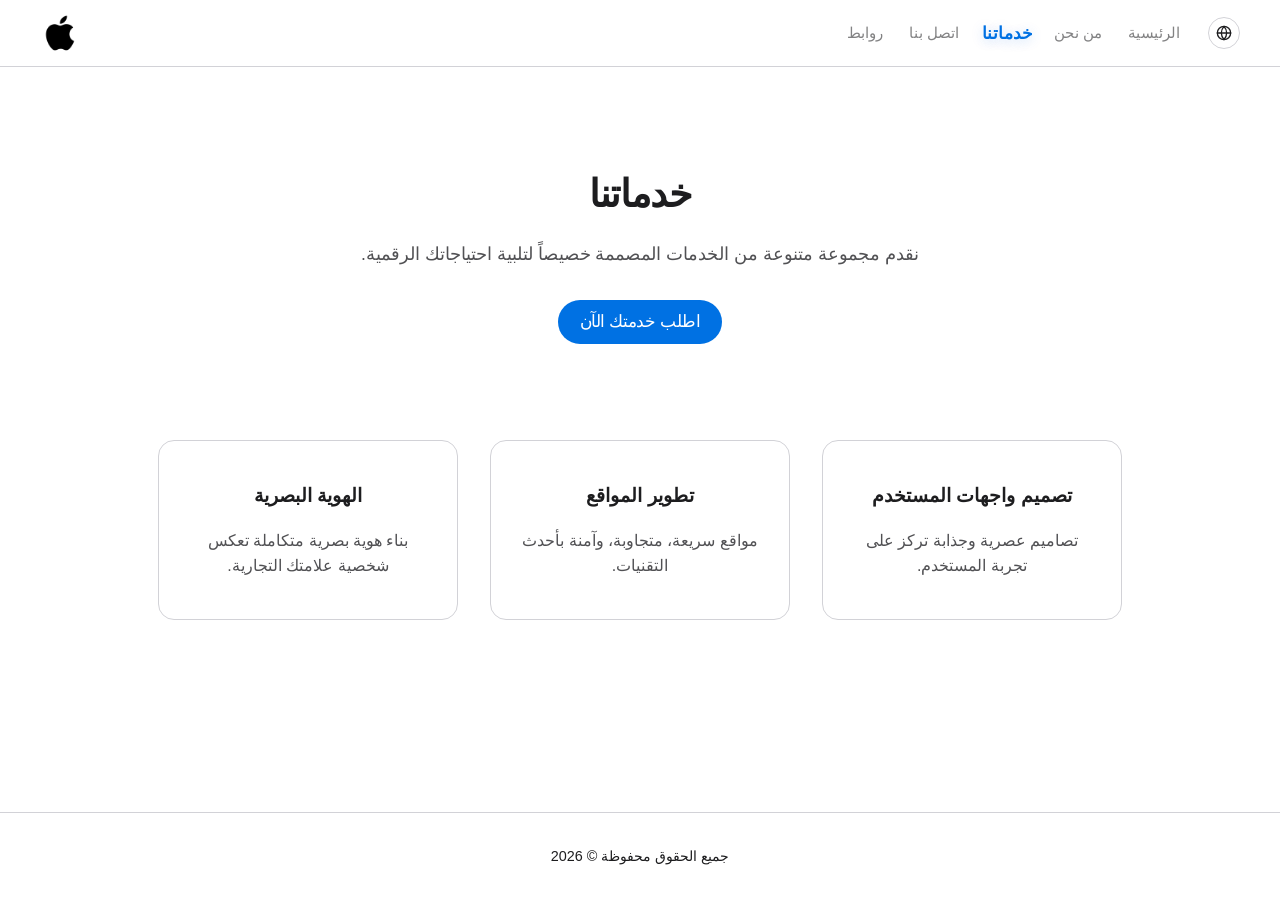
<file: services-ar.html>
<!DOCTYPE html>
<html lang="ar" dir="rtl">
<head>
  <meta charset="UTF-8">
  <meta name="viewport" content="width=device-width, initial-scale=1.0">
  <meta name="description" content="خدماتنا - ciwarco">
  <title>خدماتنا | ciwarco</title>
  <link rel="stylesheet" href="style.css">
</head>
<body>
  <header>
    <nav>
      <a href="home-ar.html" class="logo" id="main-logo">
        <img src="photo.png" alt="ciwarco" class="logo-img">
      </a>
      <ul class="nav-links" id="nav-links">
        <li><a href="home-ar.html">الرئيسية</a></li>
        <li><a href="about-ar.html">من نحن</a></li>
        <li><a href="services-ar.html" class="active">خدماتنا</a></li>
        <li><a href="contact-ar.html">اتصل بنا</a></li>
        <li><a href="links-ar.html">روابط</a></li>
      </ul>
      <div class="nav-right">
        <a href="services-en.html" class="lang-btn" id="lang-btn" title="Switch to English">
          <svg xmlns="http://www.w3.org/2000/svg" width="16" height="16" viewBox="0 0 24 24" fill="none" stroke="currentColor" stroke-width="2" stroke-linecap="round" stroke-linejoin="round">
            <circle cx="12" cy="12" r="10"></circle>
            <line x1="2" y1="12" x2="22" y2="12"></line>
            <path d="M12 2a15.3 15.3 0 0 1 4 10 15.3 15.3 0 0 1-4 10 15.3 15.3 0 0 1-4-10 15.3 15.3 0 0 1 4-10z"></path>
          </svg>
        </a>
        <div class="menu-toggle" id="mobile-menu">
          <span class="bar"></span>
          <span class="bar"></span>
          <span class="bar"></span>
        </div>
      </div>
    </nav>
  </header>
  <main>
    <section class="hero">
      <h1>خدماتنا</h1>
      <p>نقدم مجموعة متنوعة من الخدمات المصممة خصيصاً لتلبية احتياجاتك الرقمية.</p>
      <a href="contact-ar.html" class="btn">اطلب خدمتك الآن</a>
    </section>
    <section class="features">
      <div class="card">
        <h3>تصميم واجهات المستخدم</h3>
        <p>تصاميم عصرية وجذابة تركز على تجربة المستخدم.</p>
      </div>
      <div class="card">
        <h3>تطوير المواقع</h3>
        <p>مواقع سريعة، متجاوبة، وآمنة بأحدث التقنيات.</p>
      </div>
      <div class="card">
        <h3>الهوية البصرية</h3>
        <p>بناء هوية بصرية متكاملة تعكس شخصية علامتك التجارية.</p>
      </div>
    </section>
  </main>
  <footer>
    <p>جميع الحقوق محفوظة &copy; 2026</p>
  </footer>
  <script src="script.js" defer></script>
</body>
</html>
</file>
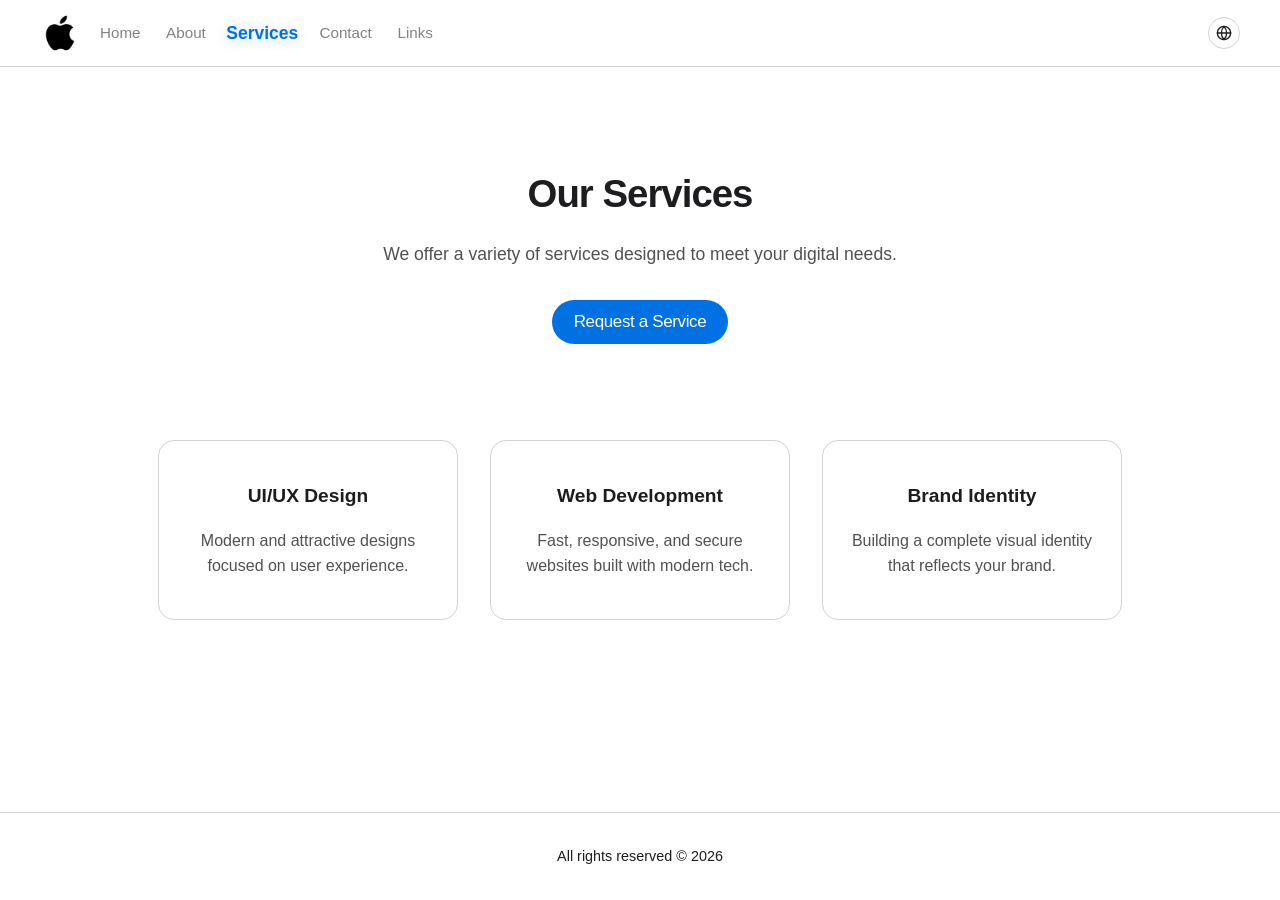
<file: services-en.html>
<!DOCTYPE html>
<html lang="en" dir="ltr">
<head>
  <meta charset="UTF-8">
  <meta name="viewport" content="width=device-width, initial-scale=1.0">
  <meta name="description" content="Our Services - ciwarco">
  <title>Services | ciwarco</title>
  <link rel="stylesheet" href="style.css">
</head>
<body>
  <header>
    <nav>
      <a href="home-en.html" class="logo" id="main-logo">
        <img src="photo.png" alt="ciwarco" class="logo-img">
      </a>
      <ul class="nav-links" id="nav-links">
        <li><a href="home-en.html">Home</a></li>
        <li><a href="about-en.html">About</a></li>
        <li><a href="services-en.html" class="active">Services</a></li>
        <li><a href="contact-en.html">Contact</a></li>
        <li><a href="links-en.html">Links</a></li>
      </ul>
      <div class="nav-right">
        <a href="services-ar.html" class="lang-btn" id="lang-btn" title="التبديل إلى العربية">
          <svg xmlns="http://www.w3.org/2000/svg" width="16" height="16" viewBox="0 0 24 24" fill="none" stroke="currentColor" stroke-width="2" stroke-linecap="round" stroke-linejoin="round">
            <circle cx="12" cy="12" r="10"></circle>
            <line x1="2" y1="12" x2="22" y2="12"></line>
            <path d="M12 2a15.3 15.3 0 0 1 4 10 15.3 15.3 0 0 1-4 10 15.3 15.3 0 0 1-4-10 15.3 15.3 0 0 1 4-10z"></path>
          </svg>
        </a>
        <div class="menu-toggle" id="mobile-menu">
          <span class="bar"></span>
          <span class="bar"></span>
          <span class="bar"></span>
        </div>
      </div>
    </nav>
  </header>
  <main>
    <section class="hero">
      <h1>Our Services</h1>
      <p>We offer a variety of services designed to meet your digital needs.</p>
      <a href="contact-en.html" class="btn">Request a Service</a>
    </section>
    <section class="features">
      <div class="card">
        <h3>UI/UX Design</h3>
        <p>Modern and attractive designs focused on user experience.</p>
      </div>
      <div class="card">
        <h3>Web Development</h3>
        <p>Fast, responsive, and secure websites built with modern tech.</p>
      </div>
      <div class="card">
        <h3>Brand Identity</h3>
        <p>Building a complete visual identity that reflects your brand.</p>
      </div>
    </section>
  </main>
  <footer>
    <p>All rights reserved &copy; 2026</p>
  </footer>
  <script src="script.js" defer></script>
</body>
</html>
</file>
<file: style.css>
:root {
  --apple-blue: #0071e3;
  --apple-blue-hover: #0077ed;
  --apple-dark: #1d1d1f;
  --apple-light-bg: #f5f5f7;
  --apple-border: #d2d2d7;
}

* {
  margin: 0;
  padding: 0;
  box-sizing: border-box;
  font-family: -apple-system, BlinkMacSystemFont, 'Segoe UI', Roboto, Helvetica, Arial, sans-serif;
}

html {
  -webkit-tap-highlight-color: transparent;
}

body {
  background-color: #ffffff;
  color: var(--apple-dark);
  line-height: 1.6;
  display: flex;
  flex-direction: column;
  min-height: 100vh;
}

/* ===== Header ===== */
header {
  background-color: rgba(255, 255, 255, 0.8);
  backdrop-filter: saturate(180%) blur(20px);
  -webkit-backdrop-filter: saturate(180%) blur(20px);
  color: var(--apple-dark);
  padding: 0.8rem 2rem;
  position: sticky;
  top: 0;
  z-index: 1000;
  border-bottom: 1px solid var(--apple-border);
}

nav {
  display: flex;
  justify-content: space-between;
  align-items: center;
  max-width: 1200px;
  margin: 0 auto;
  position: relative;
  height: 40px;
}

/* ===== Logo ===== */
.logo {
  position: absolute;
  left: 0;
  top: 50%;
  transform: translateY(-50%);
  z-index: 1002;
  transition: opacity 0.3s ease, visibility 0.3s ease, transform 0.4s cubic-bezier(0.34, 1.56, 0.64, 1);
}

.logo:hover { transform: translateY(-50%) scale(1.12); }
.logo:active { transform: translateY(-50%) scale(1.25); }

.logo-img {
  width: 40px;
  height: 40px;
  border-radius: 50%;
  object-fit: cover;
  display: block;
}

.hidden { opacity: 0 !important; visibility: hidden !important; }

/* ===== Nav Links (desktop) ===== */
.nav-links {
  list-style: none;
  display: flex;
  gap: 1.6rem;
  align-items: center;
  position: absolute;
  top: 50%;
  transform: translateY(-50%);
}

html[dir="rtl"] .nav-links { right: 60px; }
html[dir="ltr"] .nav-links { left: 60px; }

.nav-links a {
  color: var(--apple-dark);
  text-decoration: none;
  font-weight: 500;
  font-size: 0.95rem;
  opacity: 0.55;
  display: inline-block;
  white-space: nowrap;
  transition: color 0.4s cubic-bezier(0.34, 1.56, 0.64, 1),
              opacity 0.4s ease,
              transform 0.4s cubic-bezier(0.34, 1.56, 0.64, 1),
              text-shadow 0.4s ease;
}

.nav-links a:hover {
  opacity: 0.9;
  transform: scale(1.08) translateY(-1px);
}

.nav-links a:active {
  transform: scale(1.28) translateY(-2px);
  color: var(--apple-blue);
  opacity: 1;
  text-shadow: 0 4px 15px rgba(0, 113, 227, 0.4);
}

@keyframes linkBurst {
  0%   { transform: scale(1); }
  55%  { transform: scale(1.30); }
  100% { transform: scale(1.15); }
}

.nav-links a.active {
  color: var(--apple-blue);
  opacity: 1;
  transform: scale(1.15);
  font-weight: 600;
  text-shadow: 0 2px 10px rgba(0, 113, 227, 0.25);
  animation: linkBurst 0.5s cubic-bezier(0.34, 1.56, 0.64, 1);
}

/* ===== Right Group ===== */
.nav-right {
  position: absolute;
  right: 0;
  top: 50%;
  transform: translateY(-50%);
  display: flex;
  align-items: center;
  gap: 16px;
  z-index: 1002;
}

.lang-btn {
  display: flex;
  justify-content: center;
  align-items: center;
  width: 32px;
  height: 32px;
  color: var(--apple-dark);
  background-color: transparent;
  border: 1px solid var(--apple-border);
  border-radius: 50%;
  text-decoration: none;
  transition: transform 0.4s cubic-bezier(0.34, 1.56, 0.64, 1),
              background 0.3s ease,
              border-color 0.3s ease,
              box-shadow 0.3s ease,
              opacity 0.3s ease,
              visibility 0.3s ease;
}

.lang-btn:hover {
  background-color: var(--apple-light-bg);
  border-color: var(--apple-dark);
  transform: scale(1.12);
}

.lang-btn:active {
  transform: scale(1.35);
  background-color: var(--apple-blue);
  border-color: var(--apple-blue);
  box-shadow: 0 10px 25px rgba(0, 113, 227, 0.4);
}

.lang-btn svg { stroke: var(--apple-dark); transition: stroke 0.3s ease; }
.lang-btn:active svg { stroke: #ffffff; }

.menu-toggle {
  display: none;
  flex-direction: column;
  cursor: pointer;
  gap: 5px;
  padding: 4px;
  transition: transform 0.4s cubic-bezier(0.34, 1.56, 0.64, 1);
}

.menu-toggle:active { transform: scale(1.2); }

.menu-toggle .bar {
  width: 22px;
  height: 2px;
  background-color: var(--apple-dark);
  transition: all 0.3s ease-in-out;
  border-radius: 2px;
}

.menu-toggle.is-active .bar:nth-child(1) { transform: translateY(7px) rotate(45deg); }
.menu-toggle.is-active .bar:nth-child(2) { opacity: 0; }
.menu-toggle.is-active .bar:nth-child(3) { transform: translateY(-7px) rotate(-45deg); }

/* ===== Main ===== */
main { flex: 1; }

.hero {
  text-align: center;
  padding: 6rem 1.5rem 4rem 1.5rem;
  max-width: 800px;
  margin: 0 auto;
}

.hero h1 {
  font-size: 2.4rem;
  margin-bottom: 1rem;
  letter-spacing: -1px;
  color: var(--apple-dark);
}

.hero p {
  font-size: 1.1rem;
  margin-bottom: 2rem;
  color: #515154;
}

/* ===== Buttons ===== */
.btn {
  display: inline-block;
  background-color: var(--apple-blue);
  color: #ffffff;
  font-size: 1.0625rem;
  font-weight: 400;
  line-height: 1.17;
  letter-spacing: -0.022em;
  padding: 12px 22px;
  border: none;
  border-radius: 980px;
  cursor: pointer;
  text-decoration: none;
  text-align: center;
  transition: background-color 0.25s ease,
              transform 0.4s cubic-bezier(0.34, 1.56, 0.64, 1),
              box-shadow 0.3s ease;
  min-width: 28px;
  white-space: nowrap;
}

.btn:hover {
  background-color: var(--apple-blue-hover);
  transform: scale(1.06) translateY(-2px);
  box-shadow: 0 12px 25px rgba(0, 113, 227, 0.3);
}

.btn:active {
  transform: scale(1.18) translateY(-1px);
  box-shadow: 0 18px 40px rgba(0, 113, 227, 0.45);
}

.btn-secondary {
  display: inline-block;
  background-color: transparent;
  color: var(--apple-blue);
  font-size: 1.0625rem;
  font-weight: 400;
  line-height: 1.17;
  letter-spacing: -0.022em;
  padding: 12px 22px;
  border: 1px solid var(--apple-blue);
  border-radius: 980px;
  cursor: pointer;
  text-decoration: none;
  text-align: center;
  transition: background-color 0.25s ease,
              color 0.25s ease,
              transform 0.4s cubic-bezier(0.34, 1.56, 0.64, 1),
              box-shadow 0.3s ease;
  min-width: 28px;
  white-space: nowrap;
}

.btn-secondary:hover {
  background-color: var(--apple-blue);
  color: #ffffff;
  transform: scale(1.06) translateY(-2px);
  box-shadow: 0 12px 25px rgba(0, 113, 227, 0.3);
}

.btn-secondary:active {
  transform: scale(1.18) translateY(-1px);
  box-shadow: 0 18px 40px rgba(0, 113, 227, 0.45);
}

.btn-link {
  display: inline-flex;
  align-items: center;
  gap: 4px;
  background: transparent;
  color: var(--apple-blue);
  font-size: 1.0625rem;
  font-weight: 400;
  letter-spacing: -0.022em;
  text-decoration: none;
  border: none;
  cursor: pointer;
  padding: 0;
  transition: transform 0.4s cubic-bezier(0.34, 1.56, 0.64, 1), color 0.25s ease;
}

.btn-link:hover { text-decoration: underline; transform: scale(1.06); }
.btn-link:active { transform: scale(1.18); }

.btn-link::after {
  content: '›';
  font-size: 1.2em;
  line-height: 1;
  transition: transform 0.3s ease;
  display: inline-block;
}

.btn-link:hover::after { transform: translateX(3px); }
html[dir="rtl"] .btn-link::after { content: '‹'; }
html[dir="rtl"] .btn-link:hover::after { transform: translateX(-3px); }

/* ===== Cards ===== */
.features {
  display: flex;
  justify-content: center;
  gap: 2rem;
  padding: 2rem 1.5rem;
  flex-wrap: wrap;
  max-width: 1200px;
  margin: 0 auto 4rem auto;
}

.card {
  border: 1px solid var(--apple-border);
  border-radius: 16px;
  padding: 2.5rem 1.5rem;
  width: 300px;
  text-align: center;
  transition: transform 0.45s cubic-bezier(0.34, 1.56, 0.64, 1),
              box-shadow 0.4s ease,
              border-color 0.3s ease;
  background-color: #ffffff;
}

.card:hover {
  transform: translateY(-8px) scale(1.03);
  box-shadow: 0 20px 40px rgba(0, 0, 0, 0.08);
  border-color: var(--apple-blue);
}

.card h3 { margin-bottom: 1rem; font-size: 1.2rem; color: var(--apple-dark); }
.card p { color: #515154; }

/* ===== Contact Card ===== */
.contact-section {
  max-width: 560px;
  margin: 0 auto 4rem auto;
  padding: 0 1.5rem;
  display: flex;
  flex-direction: column;
  gap: 1.2rem;
}

.contact-card {
  display: flex;
  align-items: center;
  gap: 1.4rem;
  padding: 1.6rem 1.8rem;
  background: linear-gradient(145deg, #ffffff 0%, #f8f9fb 100%);
  border: 1.5px solid var(--apple-border);
  border-radius: 22px;
  text-decoration: none;
  color: var(--apple-dark);
  position: relative;
  overflow: hidden;
  transition: transform 0.45s cubic-bezier(0.34, 1.56, 0.64, 1),
              box-shadow 0.4s ease,
              border-color 0.3s ease;
}

.contact-card::before {
  content: '';
  position: absolute;
  inset: 0;
  background: linear-gradient(135deg, var(--apple-blue) 0%, #4a9eff 100%);
  opacity: 0;
  transition: opacity 0.4s ease;
  z-index: 0;
}

.contact-card:hover {
  transform: translateY(-6px) scale(1.02);
  border-color: transparent;
  box-shadow: 0 25px 50px rgba(0, 113, 227, 0.28);
}

.contact-card:active { transform: translateY(-3px) scale(1.04); }
.contact-card:hover::before { opacity: 1; }
.contact-card > * { position: relative; z-index: 1; }

.contact-card .card-icon {
  display: flex;
  align-items: center;
  justify-content: center;
  width: 56px;
  height: 56px;
  min-width: 56px;
  background: linear-gradient(135deg, #e8f1fe 0%, #d4e6fd 100%);
  border-radius: 18px;
  transition: all 0.4s ease;
}

.contact-card:hover .card-icon {
  background: rgba(255, 255, 255, 0.2);
  transform: rotate(-5deg) scale(1.08);
}

.contact-card .card-icon svg {
  width: 28px;
  height: 28px;
  fill: var(--apple-blue);
  transition: fill 0.4s ease;
}

.contact-card:hover .card-icon svg { fill: #ffffff; }

.contact-card .card-text { flex: 1; }

.contact-card .card-label {
  display: block;
  font-size: 0.8rem;
  font-weight: 500;
  color: #86868b;
  text-transform: uppercase;
  letter-spacing: 0.5px;
  margin-bottom: 0.3rem;
  transition: color 0.4s ease;
}

.contact-card .card-value {
  display: block;
  font-size: 1.05rem;
  font-weight: 600;
  color: var(--apple-dark);
  letter-spacing: -0.3px;
  transition: color 0.4s ease;
}

.contact-card:hover .card-label,
.contact-card:hover .card-value { color: #ffffff; }

.contact-card .card-arrow {
  font-size: 1.6rem;
  color: var(--apple-blue);
  transition: transform 0.4s ease, color 0.4s ease;
  line-height: 1;
}

.contact-card:hover .card-arrow { transform: translateX(6px); color: #ffffff; }
html[dir="rtl"] .contact-card:hover .card-arrow { transform: translateX(-6px); }

/* ===== Links Grid ===== */
.links-title {
  text-align: center;
  font-size: 2rem;
  margin: 3rem auto 0.5rem;
  color: var(--apple-dark);
  padding: 0 1.5rem;
}

.links-subtitle {
  text-align: center;
  font-size: 0.95rem;
  color: #86868b;
  margin-bottom: 2rem;
  padding: 0 1.5rem;
}

.links-grid {
  display: grid;
  grid-template-columns: repeat(4, 1fr);
  gap: 1.4rem;
  max-width: 480px;
  margin: 0 auto 4rem;
  padding: 0 1.5rem;
}

.link-icon-card {
  display: flex;
  align-items: center;
  justify-content: center;
  aspect-ratio: 1 / 1;
  background: #ffffff;
  border: 1px solid var(--apple-border);
  border-radius: 22px;
  text-decoration: none;
  padding: 22%;
  transition: transform 0.45s cubic-bezier(0.34, 1.56, 0.64, 1),
              box-shadow 0.4s ease,
              border-color 0.3s ease;
}

.link-icon-card:hover {
  transform: translateY(-8px) scale(1.1);
  box-shadow: 0 20px 40px rgba(0, 0, 0, 0.15);
  border-color: transparent;
}

.link-icon-card:active {
  transform: translateY(-4px) scale(1.18);
  box-shadow: 0 25px 50px rgba(0, 0, 0, 0.2);
}

.link-icon-card svg {
  width: 100%;
  height: 100%;
  display: block;
  transition: transform 0.4s ease;
}

.link-icon-card:hover svg { transform: scale(1.08); }

/* ===== Footer ===== */
footer {
  background-color: #ffffff;
  color: var(--apple-dark);
  text-align: center;
  padding: 2rem 1.5rem;
  margin-top: auto;
  font-size: 0.9rem;
  border-top: 1px solid var(--apple-border);
}

/* ===== Media Queries ===== */
@media (max-width: 768px) {

  .menu-toggle { display: flex; }
  .logo-img { width: 36px; height: 36px; }

  /* زر اللغة للداخل أكثر من زر القائمة */
  .nav-right { gap: 26px; }

  .nav-links {
    position: fixed;
    top: 0;
    left: 0;
    width: 100vw;
    height: 100vh;
    background-color: #ffffff;
    flex-direction: column;
    justify-content: flex-start;
    padding: 8rem 2rem 2rem 2rem;
    gap: 0;
    opacity: 0;
    visibility: hidden;
    transition: opacity 0.3s ease-in-out, visibility 0.3s;
    z-index: 1001;
    right: auto;
    transform: none;
  }

  .nav-links.active { opacity: 1; visibility: visible; }

  .nav-links li {
    width: 100%;
    text-align: right;
    opacity: 0;
    transform: translateY(20px);
    transition: opacity 0.4s ease, transform 0.4s ease;
  }

  html[lang="en"] .nav-links li { text-align: left; }

  .nav-links.active li:nth-child(1) { transition-delay: 0.10s; opacity: 1; transform: translateY(0); }
  .nav-links.active li:nth-child(2) { transition-delay: 0.15s; opacity: 1; transform: translateY(0); }
  .nav-links.active li:nth-child(3) { transition-delay: 0.20s; opacity: 1; transform: translateY(0); }
  .nav-links.active li:nth-child(4) { transition-delay: 0.25s; opacity: 1; transform: translateY(0); }
  .nav-links.active li:nth-child(5) { transition-delay: 0.30s; opacity: 1; transform: translateY(0); }

  .nav-links a {
    display: block;
    padding: 1rem 0;
    width: 100%;
    font-size: 1.5rem;
    font-weight: 600;
    color: #000000 !important;
    opacity: 1 !important;
    transform: none !important;
    text-decoration: none !important;
    animation: none !important;
    text-shadow: none !important;
  }

  .nav-links a.active { color: var(--apple-blue) !important; font-weight: 700; }

  .hero h1 { font-size: 1.7rem; }
  .hero p { font-size: 1rem; }
  .hero { padding: 4rem 1rem 2rem 1rem; }

  .card { width: 100%; max-width: 400px; }

  .contact-card { padding: 1.3rem 1.4rem; gap: 1rem; }
  .contact-card .card-icon { width: 48px; height: 48px; min-width: 48px; border-radius: 15px; }
  .contact-card .card-icon svg { width: 24px; height: 24px; }
  .contact-card .card-value { font-size: 0.95rem; }
  .contact-card .card-label { font-size: 0.7rem; }

  .links-title { font-size: 1.6rem; margin: 2rem auto 0.3rem; }
  .links-subtitle { font-size: 0.85rem; margin-bottom: 1.5rem; }
  .links-grid { gap: 1rem; padding: 0 1rem; }
  .link-icon-card { border-radius: 18px; }
}
</file>
